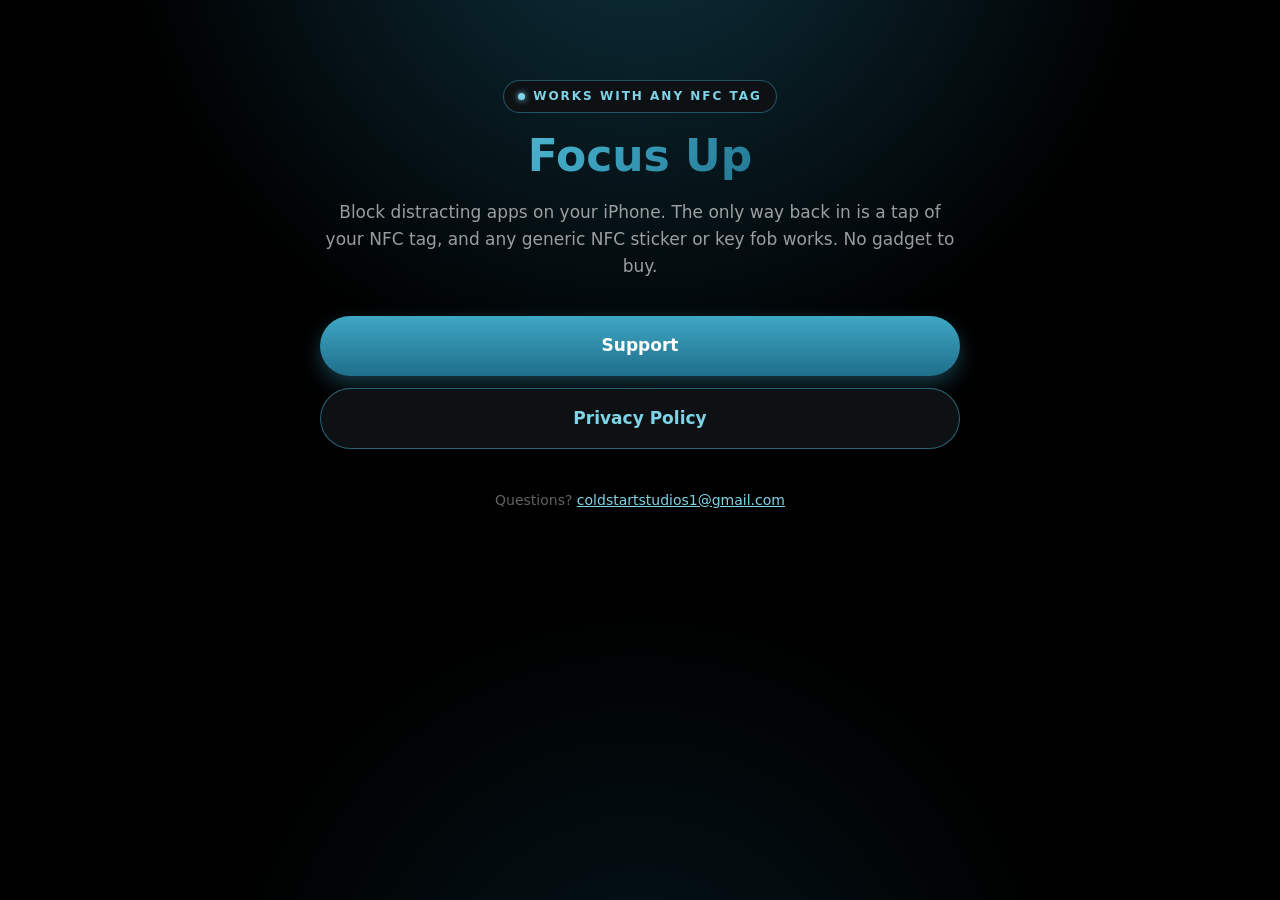
<file: index.html>
<!doctype html>
<html lang="en">
<head>
  <meta charset="utf-8">
  <meta name="viewport" content="width=device-width, initial-scale=1">
  <title>Focus Up</title>
  <meta name="description" content="Focus Up blocks distracting apps on your iPhone until you tap any generic NFC tag.">
  <link rel="stylesheet" href="style.css">
</head>
<body>
  <main>
    <div class="hero">
      <span class="pill">WORKS WITH ANY NFC TAG</span>
      <h1>Focus Up</h1>
      <p>Block distracting apps on your iPhone. The only way back in is a tap of your NFC tag, and any generic NFC sticker or key fob works. No gadget to buy.</p>
    </div>
    <div class="links">
      <a class="button" href="support.html">Support</a>
      <a class="button secondary" href="privacy.html">Privacy Policy</a>
    </div>
    <footer>Questions? <a href="mailto:coldstartstudios1@gmail.com">coldstartstudios1@gmail.com</a></footer>
  </main>
</body>
</html>
</file>
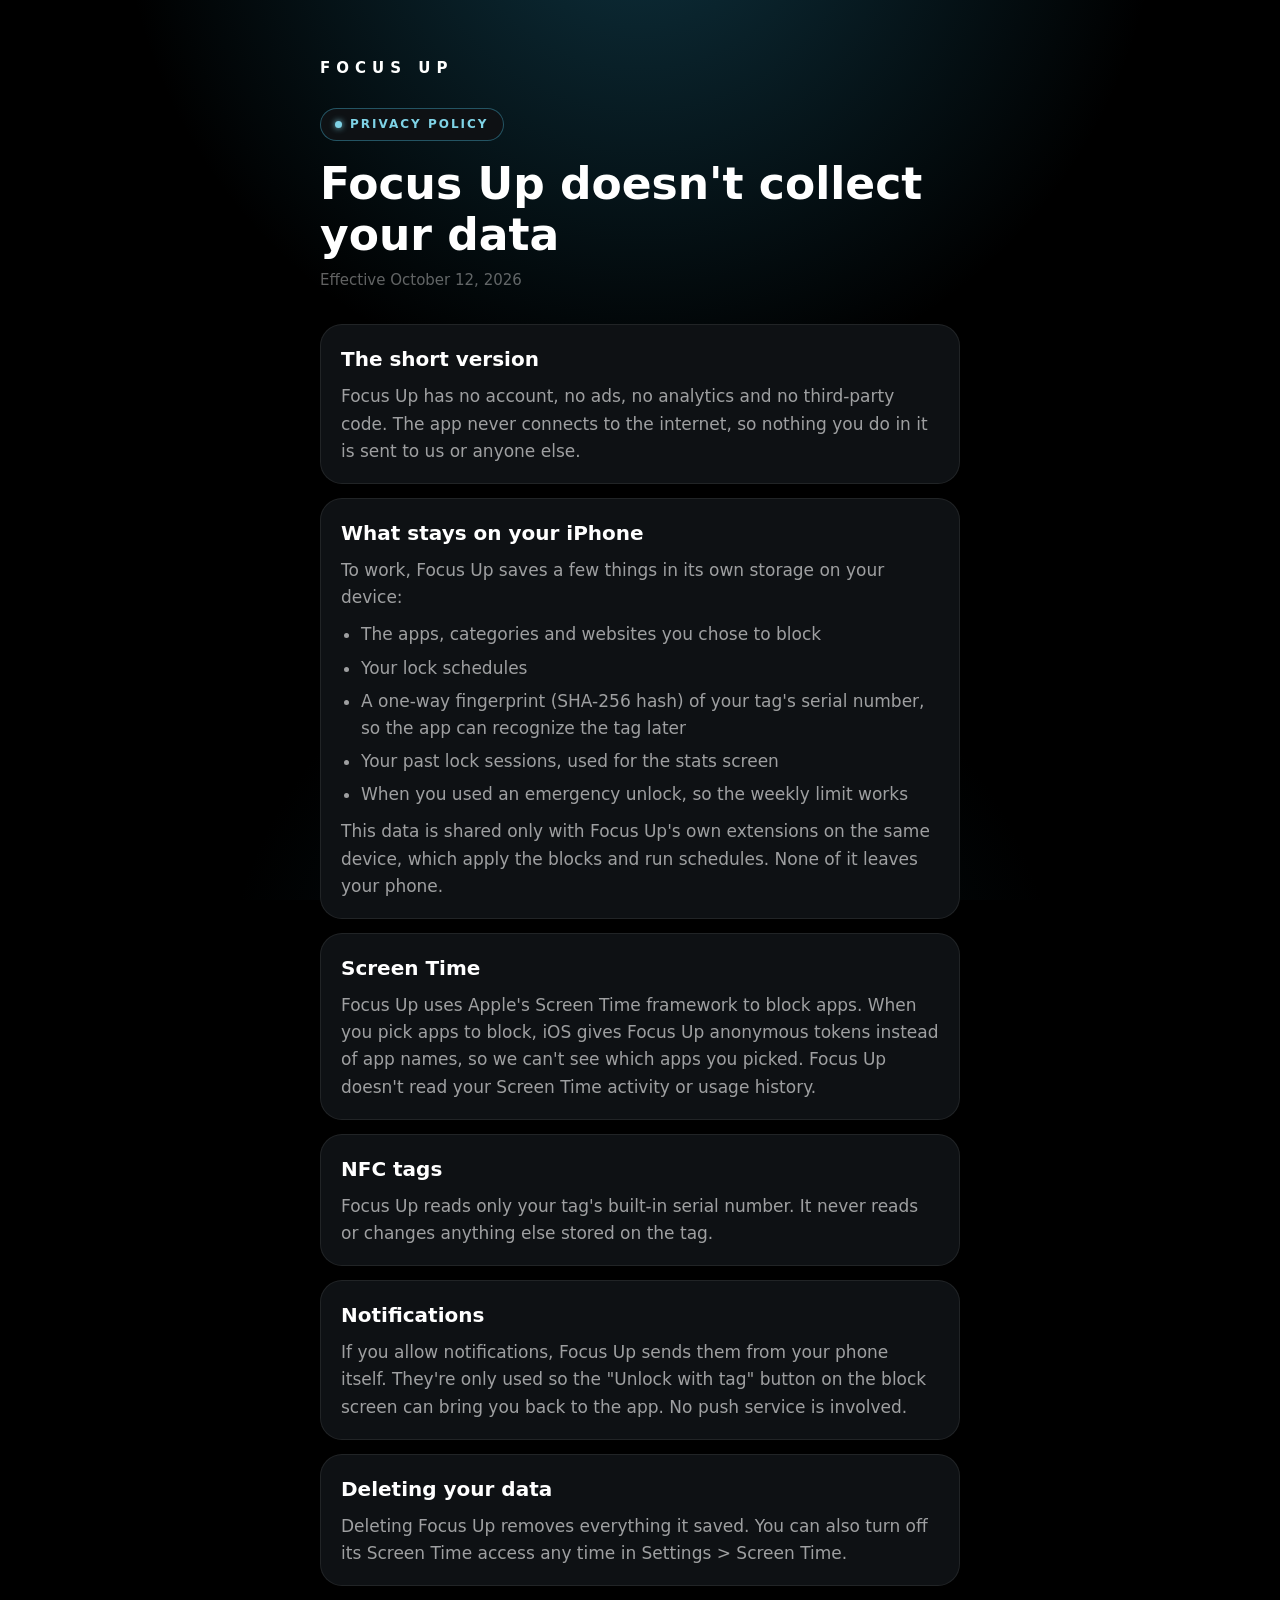
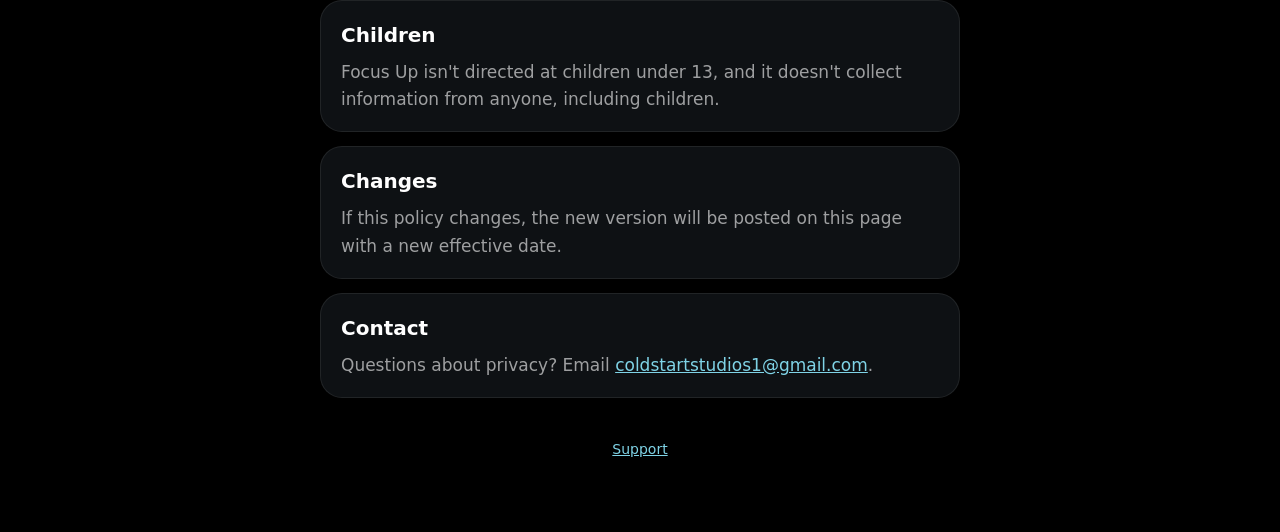
<file: privacy.html>
<!doctype html>
<html lang="en">
<head>
  <meta charset="utf-8">
  <meta name="viewport" content="width=device-width, initial-scale=1">
  <title>Focus Up Privacy</title>
  <meta name="description" content="Focus Up doesn't collect any data. Everything stays on your iPhone.">
  <link rel="stylesheet" href="style.css">
</head>
<body>
  <main>
    <a class="wordmark" href="index.html">FOCUS UP</a>
    <span class="pill">PRIVACY POLICY</span>
    <h1>Focus Up doesn't collect your data</h1>
    <p class="meta">Effective October 12, 2026</p>

    <div class="card">
      <h2>The short version</h2>
      <p>Focus Up has no account, no ads, no analytics and no third-party code. The app never connects to the internet, so nothing you do in it is sent to us or anyone else.</p>
    </div>

    <div class="card">
      <h2>What stays on your iPhone</h2>
      <p>To work, Focus Up saves a few things in its own storage on your device:</p>
      <ul>
        <li>The apps, categories and websites you chose to block</li>
        <li>Your lock schedules</li>
        <li>A one-way fingerprint (SHA-256 hash) of your tag's serial number, so the app can recognize the tag later</li>
        <li>Your past lock sessions, used for the stats screen</li>
        <li>When you used an emergency unlock, so the weekly limit works</li>
      </ul>
      <p>This data is shared only with Focus Up's own extensions on the same device, which apply the blocks and run schedules. None of it leaves your phone.</p>
    </div>

    <div class="card">
      <h2>Screen Time</h2>
      <p>Focus Up uses Apple's Screen Time framework to block apps. When you pick apps to block, iOS gives Focus Up anonymous tokens instead of app names, so we can't see which apps you picked. Focus Up doesn't read your Screen Time activity or usage history.</p>
    </div>

    <div class="card">
      <h2>NFC tags</h2>
      <p>Focus Up reads only your tag's built-in serial number. It never reads or changes anything else stored on the tag.</p>
    </div>

    <div class="card">
      <h2>Notifications</h2>
      <p>If you allow notifications, Focus Up sends them from your phone itself. They're only used so the "Unlock with tag" button on the block screen can bring you back to the app. No push service is involved.</p>
    </div>

    <div class="card">
      <h2>Deleting your data</h2>
      <p>Deleting Focus Up removes everything it saved. You can also turn off its Screen Time access any time in Settings &gt; Screen Time.</p>
    </div>

    <div class="card">
      <h2>Children</h2>
      <p>Focus Up isn't directed at children under 13, and it doesn't collect information from anyone, including children.</p>
    </div>

    <div class="card">
      <h2>Changes</h2>
      <p>If this policy changes, the new version will be posted on this page with a new effective date.</p>
    </div>

    <div class="card">
      <h2>Contact</h2>
      <p>Questions about privacy? Email <a href="mailto:coldstartstudios1@gmail.com">coldstartstudios1@gmail.com</a>.</p>
    </div>

    <footer><a href="support.html">Support</a></footer>
  </main>
</body>
</html>
</file>
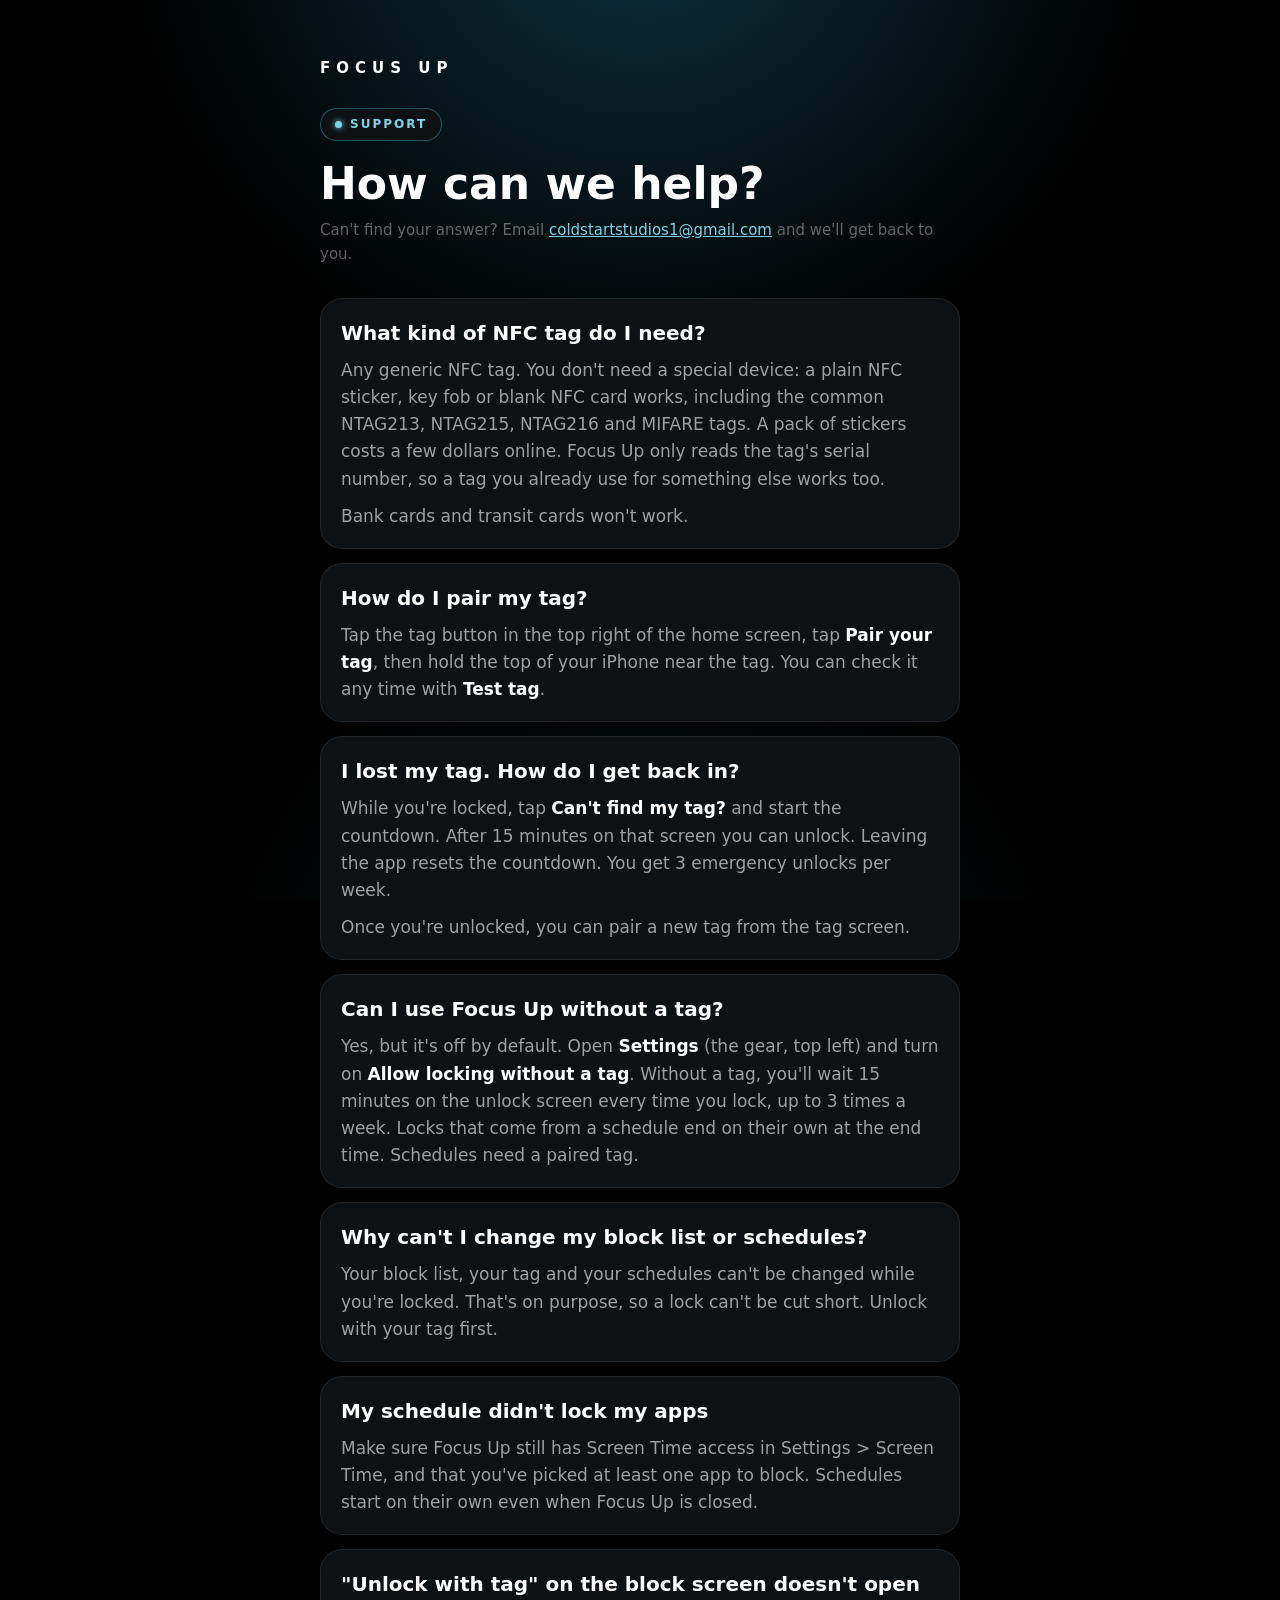
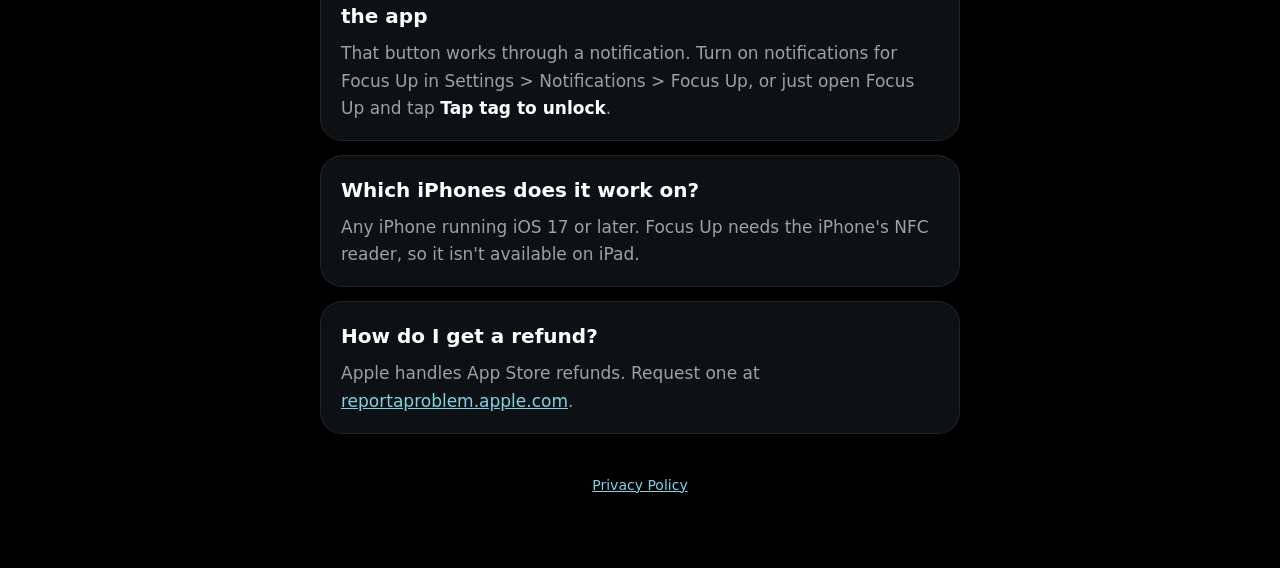
<file: support.html>
<!doctype html>
<html lang="en">
<head>
  <meta charset="utf-8">
  <meta name="viewport" content="width=device-width, initial-scale=1">
  <title>Focus Up Support</title>
  <meta name="description" content="Help with Focus Up: tags, emergency unlocks, schedules and more.">
  <link rel="stylesheet" href="style.css">
</head>
<body>
  <main>
    <a class="wordmark" href="index.html">FOCUS UP</a>
    <span class="pill">SUPPORT</span>
    <h1>How can we help?</h1>
    <p class="meta">Can't find your answer? Email <a href="mailto:coldstartstudios1@gmail.com">coldstartstudios1@gmail.com</a> and we'll get back to you.</p>

    <div class="card">
      <h2>What kind of NFC tag do I need?</h2>
      <p>Any generic NFC tag. You don't need a special device: a plain NFC sticker, key fob or blank NFC card works, including the common NTAG213, NTAG215, NTAG216 and MIFARE tags. A pack of stickers costs a few dollars online. Focus Up only reads the tag's serial number, so a tag you already use for something else works too.</p>
      <p>Bank cards and transit cards won't work.</p>
    </div>

    <div class="card">
      <h2>How do I pair my tag?</h2>
      <p>Tap the tag button in the top right of the home screen, tap <strong>Pair your tag</strong>, then hold the top of your iPhone near the tag. You can check it any time with <strong>Test tag</strong>.</p>
    </div>

    <div class="card">
      <h2>I lost my tag. How do I get back in?</h2>
      <p>While you're locked, tap <strong>Can't find my tag?</strong> and start the countdown. After 15 minutes on that screen you can unlock. Leaving the app resets the countdown. You get 3 emergency unlocks per week.</p>
      <p>Once you're unlocked, you can pair a new tag from the tag screen.</p>
    </div>

    <div class="card">
      <h2>Can I use Focus Up without a tag?</h2>
      <p>Yes, but it's off by default. Open <strong>Settings</strong> (the gear, top left) and turn on <strong>Allow locking without a tag</strong>. Without a tag, you'll wait 15 minutes on the unlock screen every time you lock, up to 3 times a week. Locks that come from a schedule end on their own at the end time. Schedules need a paired tag.</p>
    </div>

    <div class="card">
      <h2>Why can't I change my block list or schedules?</h2>
      <p>Your block list, your tag and your schedules can't be changed while you're locked. That's on purpose, so a lock can't be cut short. Unlock with your tag first.</p>
    </div>

    <div class="card">
      <h2>My schedule didn't lock my apps</h2>
      <p>Make sure Focus Up still has Screen Time access in Settings &gt; Screen Time, and that you've picked at least one app to block. Schedules start on their own even when Focus Up is closed.</p>
    </div>

    <div class="card">
      <h2>"Unlock with tag" on the block screen doesn't open the app</h2>
      <p>That button works through a notification. Turn on notifications for Focus Up in Settings &gt; Notifications &gt; Focus Up, or just open Focus Up and tap <strong>Tap tag to unlock</strong>.</p>
    </div>

    <div class="card">
      <h2>Which iPhones does it work on?</h2>
      <p>Any iPhone running iOS 17 or later. Focus Up needs the iPhone's NFC reader, so it isn't available on iPad.</p>
    </div>

    <div class="card">
      <h2>How do I get a refund?</h2>
      <p>Apple handles App Store refunds. Request one at <a href="https://reportaproblem.apple.com">reportaproblem.apple.com</a>.</p>
    </div>

    <footer><a href="privacy.html">Privacy Policy</a></footer>
  </main>
</body>
</html>
</file>
<file: style.css>
/* Ocean Gem, from the app's DesignSystem/DESIGN.md */
:root {
  --ocean-gem-deep: #0E3B4C;
  --ocean-gem: #1F6F8B;
  --ocean-gem-bright: #3FA7C4;
  --ocean-gem-glow: #7FD3E6;
  --background: #000000;
  --surface: #0E1114;
  --hairline: rgba(255, 255, 255, 0.08);
  --text: #FFFFFF;
  --text-secondary: rgba(255, 255, 255, 0.6);
  --text-tertiary: rgba(255, 255, 255, 0.38);
  --paint: linear-gradient(135deg, var(--ocean-gem-glow), var(--ocean-gem-bright) 40%, var(--ocean-gem) 75%, var(--ocean-gem-deep));
  color-scheme: dark;
}

* { box-sizing: border-box; }

html {
  background: var(--background);
}

body {
  margin: 0;
  min-height: 100vh;
  color: var(--text-secondary);
  font: 17px/1.6 -apple-system, BlinkMacSystemFont, "SF Pro Text", system-ui, sans-serif;
  background:
    radial-gradient(520px 520px at 50% -120px, rgba(31, 111, 139, 0.45), transparent),
    radial-gradient(420px 420px at 50% calc(100% + 120px), rgba(14, 59, 76, 0.35), transparent),
    var(--background);
  background-attachment: fixed;
}

main {
  max-width: 680px;
  margin: 0 auto;
  padding: 56px 20px 72px;
}

h1, h2, .wordmark, .pill {
  font-family: ui-rounded, "SF Pro Rounded", -apple-system, system-ui, sans-serif;
}

.wordmark {
  display: block;
  margin: 0 0 28px;
  color: var(--text);
  font-size: 15px;
  font-weight: 800;
  letter-spacing: 6px;
  text-decoration: none;
}

.pill {
  display: inline-flex;
  align-items: center;
  gap: 8px;
  padding: 6px 14px;
  border: 1px solid rgba(63, 167, 196, 0.45);
  border-radius: 999px;
  background: var(--surface);
  color: var(--ocean-gem-glow);
  font-size: 12px;
  font-weight: 700;
  letter-spacing: 2px;
}

.pill::before {
  content: "";
  width: 7px;
  height: 7px;
  border-radius: 50%;
  background: var(--ocean-gem-glow);
  box-shadow: 0 0 6px var(--ocean-gem-glow);
}

h1 {
  margin: 18px 0 8px;
  color: var(--text);
  font-size: clamp(32px, 7vw, 44px);
  line-height: 1.15;
}

h2 {
  margin: 0 0 8px;
  color: var(--text);
  font-size: 20px;
}

.meta {
  margin: 0 0 32px;
  color: var(--text-tertiary);
  font-size: 15px;
}

.card {
  margin: 0 0 14px;
  padding: 18px 20px;
  border: 1px solid var(--hairline);
  border-radius: 22px;
  background: var(--surface);
}

.card p, .card ul { margin: 0; }
.card p + p, .card p + ul, .card ul + p { margin-top: 10px; }
.card ul { padding-left: 20px; }
.card li + li { margin-top: 6px; }

strong { color: var(--text); font-weight: 600; }

a { color: var(--ocean-gem-glow); }

.hero {
  margin: 24px 0 36px;
  text-align: center;
}

.hero h1 {
  background: var(--paint);
  -webkit-background-clip: text;
  background-clip: text;
  color: transparent;
}

.links {
  display: grid;
  gap: 12px;
}

.button {
  display: block;
  padding: 16px 20px;
  border-radius: 999px;
  background: linear-gradient(var(--ocean-gem-bright), var(--ocean-gem));
  box-shadow: 0 8px 20px rgba(63, 167, 196, 0.35);
  color: var(--text);
  font-family: ui-rounded, "SF Pro Rounded", -apple-system, system-ui, sans-serif;
  font-weight: 600;
  text-align: center;
  text-decoration: none;
}

.button.secondary {
  border: 1px solid rgba(63, 167, 196, 0.55);
  background: var(--surface);
  box-shadow: none;
  color: var(--ocean-gem-glow);
}

footer {
  margin-top: 40px;
  color: var(--text-tertiary);
  font-size: 14px;
  text-align: center;
}
</file>
